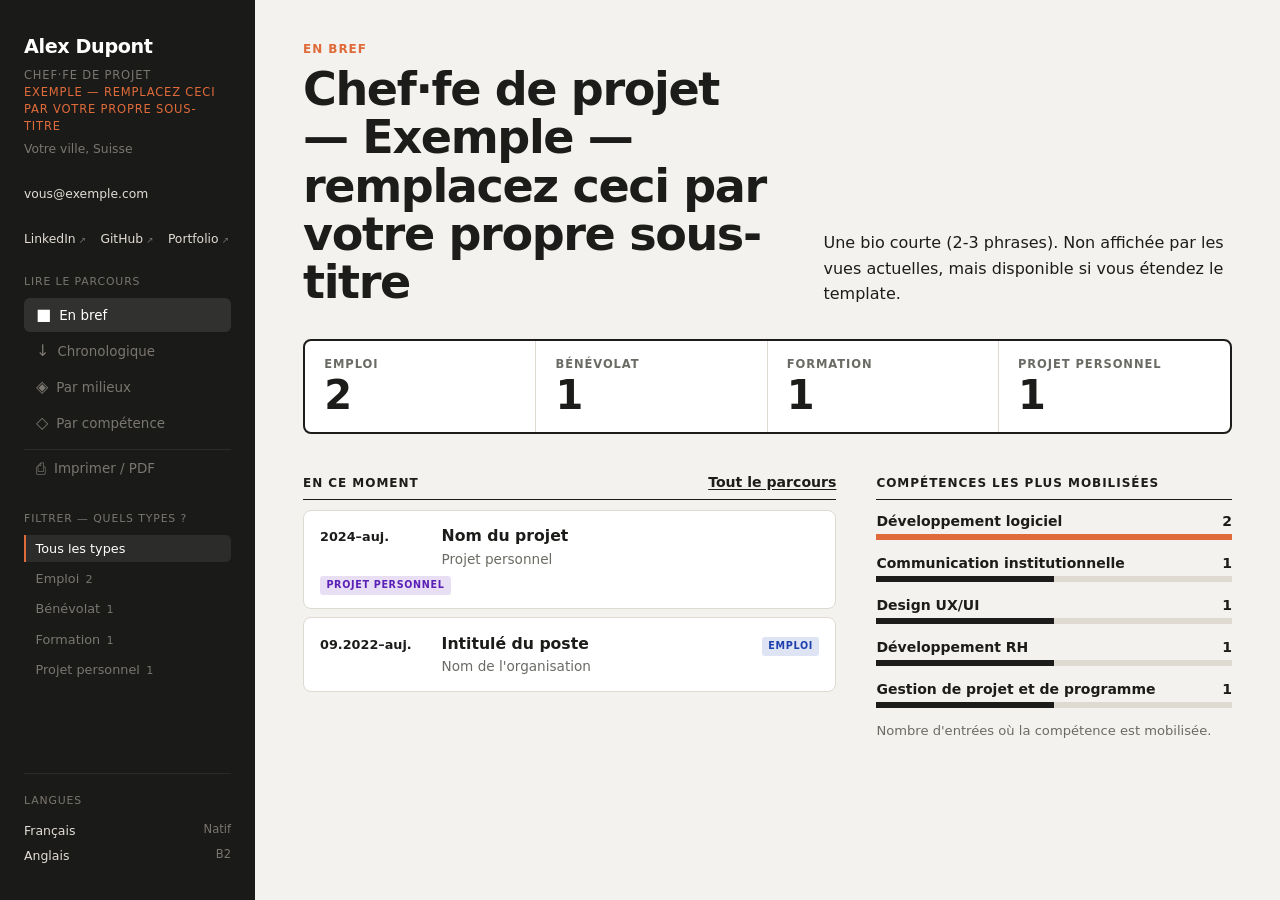
<file: index.html>
<!DOCTYPE html>
<html lang="fr">
<head>
  <meta charset="UTF-8">
  <meta name="viewport" content="width=device-width, initial-scale=1.0">
  <title>CV</title>
  <meta name="description" content="CV personnel interactif — navigable par ordre chronologique, par milieu ou par compétence.">

  <!--
    Aperçu de partage (réseaux sociaux, messagerie) : les robots qui
    génèrent ces aperçus n'exécutent pas JavaScript, donc ces balises ne
    peuvent pas se remplir automatiquement depuis js/data.js. Si vous
    voulez un aperçu personnalisé avec votre nom, éditez les lignes
    ci-dessous à la main après avoir rempli data.js.
  -->
  <meta property="og:type" content="profile">
  <meta property="og:title" content="CV">
  <meta property="og:description" content="CV personnel interactif — navigable par ordre chronologique, par milieu ou par compétence.">
  <meta name="twitter:card" content="summary">

  <link rel="icon" type="image/svg+xml" href="favicon.svg">
  <link rel="stylesheet" href="css/style.css">
</head>
<body>

  <aside id="sidebar">
    <div class="profile-header" id="profile-header"></div>

    <div class="contact-info" id="contact-info"></div>

    <div class="profil-liens" id="profil-liens"></div>

    <nav class="view-nav" aria-label="Lire le parcours">
      <p class="filter-label nav-label">Lire le parcours</p>
      <button class="view-btn active" data-view="apercu">
        <span class="vi">■</span> En bref
      </button>
      <button class="view-btn" data-view="timeline">
        <span class="vi">↓</span> Chronologique
      </button>
      <button class="view-btn" data-view="milieux">
        <span class="vi">◈</span> Par milieux
      </button>
      <button class="view-btn" data-view="competences">
        <span class="vi">◇</span> Par compétence
      </button>
      <button class="view-btn" id="btn-print">
        <span class="vi">⎙</span> Imprimer / PDF
      </button>
    </nav>

    <div id="sidebar-filters"></div>

    <div class="sidebar-footer">
      <p class="langues-title">Langues</p>
      <div id="langue-list"></div>
    </div>
  </aside>

  <main id="main">
    <div id="view-header"></div>
    <div id="content"></div>
  </main>

  <script src="js/data.js"></script>
  <script src="js/validate.js"></script>
  <script src="js/app.js"></script>
</body>
</html>
</file>
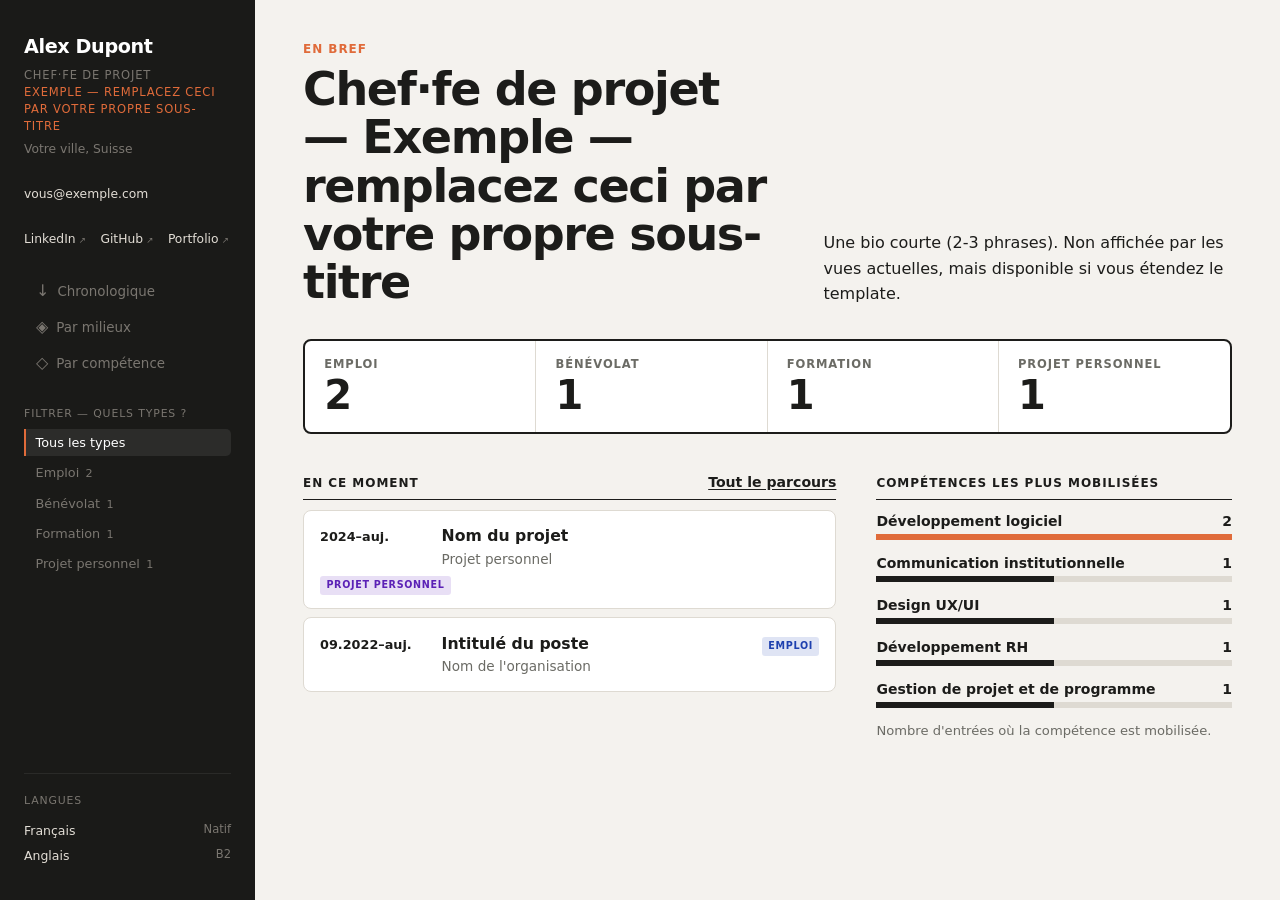
<file: preview.html>
<!DOCTYPE html>
<html lang="fr">
<head>
  <meta charset="UTF-8">
  <meta name="viewport" content="width=device-width, initial-scale=1.0">
  <title>Aperçu — CV</title>
  <link rel="stylesheet" href="css/style.css">
</head>
<body>

  <aside id="sidebar">
    <div class="profile-header" id="profile-header"></div>
    <div class="contact-info" id="contact-info"></div>
    <div class="profil-liens" id="profil-liens"></div>

    <nav class="view-nav">
      <button class="view-btn active" data-view="timeline">
        <span class="vi">↓</span> Chronologique
      </button>
      <button class="view-btn" data-view="milieux">
        <span class="vi">◈</span> Par milieux
      </button>
      <button class="view-btn" data-view="competences">
        <span class="vi">◇</span> Par compétence
      </button>
    </nav>

    <div id="sidebar-filters"></div>

    <div class="sidebar-footer">
      <p class="langues-title">Langues</p>
      <div id="langue-list"></div>
    </div>
  </aside>

  <main id="main">
    <div id="view-header"></div>
    <div id="content"></div>
  </main>

  <script>
    // Aperçu utilisé par editor.html : lit le brouillon depuis localStorage
    // (sauvegardé en continu par l'éditeur, clé "cvEditorDraft") au lieu de
    // js/data.js — indépendant de la relation onglet-ouvreur (contrairement
    // à sessionStorage + window.open, peu fiable selon navigateur/bloqueur
    // de popup). Si absent/invalide, window.CV reste undefined —
    // js/validate.js + js/app.js affichent alors l'écran d'erreur standard.
    try {
      const raw = localStorage.getItem('cvEditorDraft');
      if (raw) window.CV = JSON.parse(raw);
    } catch (e) { /* CV reste undefined, géré par l'écran de validation */ }
  </script>
  <script src="js/validate.js"></script>
  <script src="js/app.js"></script>
</body>
</html>
</file>
<file: css/style.css>
/* ── Variables ────────────────────────────────────────────────────────────── */
:root {
  --bg: #f4f2ee;
  --text: #1c1c1a;
  --text-muted: #6b6b65;
  --sidebar-bg: #1a1a18;
  --sidebar-text: #e2ddd5;
  --sidebar-muted: #7a7670;
  --accent: #e06b3a;
  --border: #dedad2;
  --card-bg: #ffffff;
  --shadow: 0 1px 4px rgba(0,0,0,0.07);
  --radius: 8px;
  --sidebar-w: 255px;
  --gap: 1.5rem;
}

/* ── Reset ───────────────────────────────────────────────────────────────── */
*, *::before, *::after { box-sizing: border-box; margin: 0; padding: 0; }
a { color: inherit; }
button { font-family: inherit; font-size: inherit; cursor: pointer; }
ul { list-style: none; }

/* ── Layout ──────────────────────────────────────────────────────────────── */
body {
  font-family: -apple-system, BlinkMacSystemFont, 'Segoe UI', system-ui, sans-serif;
  background: var(--bg);
  color: var(--text);
  display: grid;
  /* minmax(0, …) : un contenu large (frise, tableau) défile dans sa colonne
     au lieu d'élargir la page au-delà de l'écran (débordement sur mobile). */
  grid-template-columns: var(--sidebar-w) minmax(0, 1fr);
  min-height: 100vh;
  font-size: 14px;
  line-height: 1.55;
}

/* ── Écran d'erreur de validation ────────────────────────────────────────── */
.cv-error-screen {
  grid-column: 1 / -1;
  max-width: 640px;
  margin: 3rem auto;
  padding: 0 1.5rem;
}
.cv-error-screen h1 {
  font-size: 1.3rem;
  margin-bottom: 0.8rem;
  color: #b91c1c;
}
.cv-error-screen p { margin-bottom: 1rem; color: var(--text-muted); }
.cv-error-screen ul { display: flex; flex-direction: column; gap: 0.5rem; }
.cv-error-screen li {
  background: #fff5f5;
  border: 1px solid #f3c9c9;
  border-radius: var(--radius);
  padding: 0.6rem 0.8rem;
  font-size: 0.85rem;
  font-family: ui-monospace, SFMono-Regular, Menlo, monospace;
}

/* ── Sidebar ─────────────────────────────────────────────────────────────── */
#sidebar {
  background: var(--sidebar-bg);
  color: var(--sidebar-text);
  height: 100vh;
  position: sticky;
  top: 0;
  overflow-y: auto;
  display: flex;
  flex-direction: column;
  padding: 2rem 1.5rem;
  gap: 1.6rem;
  scrollbar-width: thin;
  scrollbar-color: #333 transparent;
}

.profile-header { }
.profile-photo {
  width: 64px;
  height: 64px;
  border-radius: 50%;
  object-fit: cover;
  display: block;
  margin-bottom: 0.7rem;
}
.profile-header h1 {
  font-size: 1.2rem;
  font-weight: 700;
  letter-spacing: -0.02em;
  color: #fff;
  margin-bottom: 0.3rem;
}
.profile-header .titre-pro {
  font-size: 0.72rem;
  text-transform: uppercase;
  letter-spacing: 0.07em;
  color: var(--sidebar-muted);
  line-height: 1.5;
}
.profile-header .titre-pro em {
  font-style: normal;
  color: var(--accent);
}
.profile-header .lieu {
  font-size: 0.77rem;
  color: var(--sidebar-muted);
  margin-top: 0.3rem;
}

.contact-info {
  display: flex;
  flex-direction: column;
  gap: 0.25rem;
  font-size: 0.77rem;
  color: var(--sidebar-muted);
}
.contact-info a { text-decoration: none; color: var(--sidebar-text); transition: color 0.15s; }
.contact-info a:hover { color: var(--accent); }

.profil-liens {
  display: flex;
  flex-wrap: wrap;
  gap: 0.3rem 0.9rem;
  font-size: 0.77rem;
}
.profil-liens:empty { display: none; }
.profil-liens a { text-decoration: none; color: var(--sidebar-text); transition: color 0.15s; }
.profil-liens a:hover { color: var(--accent); }
.lien-fleche { margin-left: 0.2rem; font-size: 0.7em; color: var(--sidebar-muted); }

.contact-warning {
  font-size: 0.72rem;
  color: var(--accent);
  line-height: 1.4;
}

.contact-form {
  display: flex;
  flex-direction: column;
  gap: 0.5rem;
}
.contact-form input,
.contact-form textarea {
  font: inherit;
  font-size: 0.77rem;
  background: rgba(255,255,255,0.06);
  border: 1px solid rgba(255,255,255,0.12);
  border-radius: 4px;
  padding: 0.45rem 0.55rem;
  color: var(--sidebar-text);
  resize: vertical;
}
.contact-form input::placeholder,
.contact-form textarea::placeholder { color: var(--sidebar-muted); }
.contact-form input:focus,
.contact-form textarea:focus { outline: none; border-color: var(--accent); }
.contact-form button {
  background: var(--accent);
  color: #1a1a18;
  border: none;
  border-radius: 4px;
  padding: 0.45rem 0.6rem;
  font-size: 0.77rem;
  font-weight: 600;
}
.contact-form button:hover { opacity: 0.9; }

/* View navigation */
.view-nav {
  display: flex;
  flex-direction: column;
  gap: 0.15rem;
}
.view-btn {
  background: none;
  border: none;
  color: var(--sidebar-muted);
  padding: 0.55rem 0.75rem;
  border-radius: 6px;
  text-align: left;
  font-size: 0.84rem;
  display: flex;
  align-items: center;
  gap: 0.5rem;
  transition: background 0.15s, color 0.15s;
}
.view-btn:hover { background: rgba(255,255,255,0.06); color: var(--sidebar-text); }
.view-btn.active { background: rgba(255,255,255,0.1); color: #fff; }
#btn-print {
  margin-top: 0.4rem;
  padding-top: 0.7rem;
  border-top: 1px solid rgba(255,255,255,0.08);
  border-radius: 0;
}
.view-btn .vi { font-size: 1rem; line-height: 1; }

/* Sidebar filters */
#sidebar-filters {
  display: flex;
  flex-direction: column;
  gap: 0.2rem;
  flex: 1;
}
.filter-label {
  font-size: 0.68rem;
  text-transform: uppercase;
  letter-spacing: 0.08em;
  color: var(--sidebar-muted);
  margin-bottom: 0.2rem;
}
.filter-group-label {
  font-size: 0.67rem;
  text-transform: uppercase;
  letter-spacing: 0.06em;
  color: var(--sidebar-muted);
  margin-top: 0.75rem;
  margin-bottom: 0.1rem;
  padding-left: 0.6rem;
}
.filter-btn {
  background: none;
  border: none;
  border-left: 2px solid transparent;
  color: var(--sidebar-muted);
  padding: 0.38rem 0.6rem;
  border-radius: 0 5px 5px 0;
  text-align: left;
  font-size: 0.8rem;
  transition: all 0.15s;
}
.filter-btn:hover { color: var(--sidebar-text); background: rgba(255,255,255,0.05); }
.filter-count {
  margin-left: 0.4rem;
  font-size: 0.7rem;
  color: var(--sidebar-muted);
}
.filter-btn.active {
  color: #fff;
  background: rgba(255,255,255,0.08);
  border-left-color: var(--tag-color, var(--accent));
}

/* Langues */
.sidebar-footer {
  margin-top: auto;
  padding-top: 1.2rem;
  border-top: 1px solid rgba(255,255,255,0.07);
}
.langues-title {
  font-size: 0.68rem;
  text-transform: uppercase;
  letter-spacing: 0.08em;
  color: var(--sidebar-muted);
  margin-bottom: 0.5rem;
}
.langue-row {
  display: flex;
  justify-content: space-between;
  font-size: 0.78rem;
  padding: 0.18rem 0;
  color: var(--sidebar-text);
}
.langue-niveau { color: var(--sidebar-muted); font-size: 0.72rem; }

/* ── Main ────────────────────────────────────────────────────────────────── */
#main {
  padding: 2.5rem 3rem;
  max-width: 860px;
}
/* La frise chronologique profite d'un conteneur bien plus large que les
   vues à base de texte (cartes/listes) — sinon elle reste cantonnée à une
   petite portion de l'écran malgré tout l'espace disponible à côté. */
#main.main-wide {
  max-width: none;
}
#view-header { margin-bottom: 2rem; }
#view-header h2 {
  font-size: 1.4rem;
  font-weight: 600;
  letter-spacing: -0.025em;
}
.nav-label { margin: 0 0 0.3rem; }

/* ── En bref (vue d'accueil) ─────────────────────────────────────────────── */
.apercu-head {
  display: flex;
  flex-wrap: wrap;
  align-items: flex-end;
  justify-content: space-between;
  gap: 1.25rem 3rem;
}
.apercu-head-titre { flex: 1 1 26rem; min-width: 0; }
.apercu-eyebrow {
  font-size: 0.75rem;
  font-weight: 700;
  text-transform: uppercase;
  letter-spacing: 0.08em;
  color: var(--accent);
  margin-bottom: 0.4rem;
}
#view-header .apercu-head h2 {
  font-size: clamp(1.8rem, 3.6vw, 3.4rem);
  line-height: 1.05;
  letter-spacing: -0.03em;
  max-width: 24ch;
}
.apercu-bio {
  flex: 1 1 22rem;
  max-width: 52ch;
  font-size: 1rem;
  line-height: 1.6;
  color: var(--text);
}

.apercu-chiffres {
  display: grid;
  grid-template-columns: repeat(auto-fit, minmax(10rem, 1fr));
  border: 2px solid var(--text);
  border-radius: var(--radius);
  overflow: hidden;
  margin-bottom: 2.5rem;
  background: var(--card-bg);
}
.apercu-chiffre {
  display: flex;
  flex-direction: column;
  align-items: flex-start;
  gap: 0.2rem;
  padding: 1rem 1.2rem;
  background: none;
  border: none;
  border-right: 1px solid var(--border);
  color: var(--text);
  text-align: left;
}
.apercu-chiffre:last-child { border-right: none; }
.apercu-chiffre:hover { background: var(--bg); }
.apercu-chiffre-label {
  font-size: 0.72rem;
  font-weight: 700;
  text-transform: uppercase;
  letter-spacing: 0.08em;
  color: var(--text-muted);
}
.apercu-chiffre-valeur {
  font-size: 2.5rem;
  font-weight: 800;
  line-height: 1.05;
  letter-spacing: -0.03em;
}

.apercu-colonnes {
  display: flex;
  flex-wrap: wrap;
  gap: 2.5rem;
  align-items: flex-start;
}
.apercu-bloc { flex: 2 1 20rem; min-width: 0; display: flex; flex-direction: column; gap: 0.6rem; }
.apercu-bloc-large { flex: 3 1 30rem; }
.apercu-titre {
  display: flex;
  justify-content: space-between;
  align-items: baseline;
  gap: 1rem;
  padding-bottom: 0.4rem;
  border-bottom: 1px solid var(--text);
  font-size: 0.75rem;
  font-weight: 700;
  text-transform: uppercase;
  letter-spacing: 0.08em;
}
.apercu-lien {
  align-self: flex-start;
  background: none;
  border: none;
  padding: 0;
  color: var(--text);
  font-size: 0.88rem;
  font-weight: 600;
  text-transform: none;
  letter-spacing: 0;
  text-decoration: underline;
  text-underline-offset: 0.15em;
}
.apercu-lien:hover { color: var(--accent); }
.apercu-liste { display: flex; flex-direction: column; gap: 0.5rem; }
.apercu-ligne {
  display: flex;
  flex-wrap: wrap;
  align-items: baseline;
  gap: 0.4rem 1.1rem;
  padding: 0.85rem 1rem;
  background: var(--card-bg);
  border: 1px solid var(--border);
  border-radius: var(--radius);
}
.apercu-ligne-date { flex: 0 0 6.5rem; font-size: 0.8rem; font-weight: 700; }
.apercu-ligne-corps { flex: 1 1 16rem; min-width: 0; display: flex; flex-direction: column; }
.apercu-ligne-corps strong { font-size: 0.98rem; }
.apercu-ligne-corps span { color: var(--text-muted); font-size: 0.85rem; }

.apercu-competence {
  display: grid;
  grid-template-columns: minmax(0, 1fr) auto;
  gap: 0.35rem 1rem;
  width: 100%;
  background: none;
  border: none;
  padding: 0.2rem 0;
  color: var(--text);
  text-align: left;
  font-weight: 700;
}
.apercu-competence:hover { color: var(--accent); }
.apercu-competence-n { font-weight: 800; }
.apercu-barre {
  grid-column: 1 / -1;
  height: 6px;
  background: linear-gradient(to right, var(--text) var(--part), var(--border) var(--part));
}
.apercu-barre-max { background: linear-gradient(to right, var(--accent) var(--part), var(--border) var(--part)); }
.apercu-note { font-size: 0.82rem; color: var(--text-muted); }

/* ── Timeline ────────────────────────────────────────────────────────────── */
.timeline {
  position: relative;
  padding-left: 0;
}
.timeline::before {
  content: '';
  position: absolute;
  left: 88px;
  top: 8px;
  bottom: 8px;
  width: 1px;
  background: var(--border);
}
.timeline-item {
  display: grid;
  grid-template-columns: 90px 1fr;
  margin-bottom: 1.4rem;
  position: relative;
}
.timeline-item::before {
  content: '';
  position: absolute;
  left: 85px;
  top: 19px;
  width: 7px;
  height: 7px;
  border-radius: 50%;
  background: var(--accent);
  border: 2px solid var(--bg);
  z-index: 1;
}
.timeline-date {
  padding-top: 1rem;
  padding-right: 1.4rem;
  text-align: right;
  font-size: 0.7rem;
  color: var(--text-muted);
  white-space: nowrap;
}
.timeline-card {
  padding-left: 1.5rem;
}

/* ── Frise proportionnelle (Gantt compact, horizontale) ─────────────────── */
.tl-gantt-wrap {
  overflow-x: auto;
  overflow-y: visible; /* laisse les popovers de sous-engagements déborder verticalement */
  padding-bottom: 0.5rem;
}
.tl-gantt {
  position: relative;
  min-width: 100%;
}
.tl-gantt-axis {
  position: absolute;
  inset: 0;
}
.tl-axis-col {
  position: absolute;
  top: 0;
  bottom: 0;
}
.tl-axis-year {
  position: absolute;
  top: 0;
  left: 6px;
  font-size: 0.68rem;
  color: var(--text-muted);
  white-space: nowrap;
}
.tl-axis-line {
  position: absolute;
  top: 22px;
  bottom: 0;
  left: 0;
  width: 1px;
  background: var(--border);
}
.tl-axis-col-now .tl-axis-year {
  color: var(--accent);
  font-weight: 700;
}
.tl-axis-col-now .tl-axis-line {
  background: var(--accent);
  opacity: 0.6;
  width: 2px;
}
/* Bornes d'âge (CV.profil.naissance) : bande sous les années */
.tl-age-mark {
  position: absolute;
  bottom: 0;
  width: 0;
}
.tl-age-mark::before {
  content: '';
  position: absolute;
  top: 15px;
  height: 5px;
  left: 0;
  border-left: 1px solid var(--accent);
  opacity: 0.6;
}
.tl-age-label {
  position: absolute;
  top: 1px;
  transform: translateX(-50%);
  z-index: 1;
  padding: 0 3px;
  border-radius: 3px;
  background: var(--bg);
  font-size: 0.62rem;
  color: var(--accent);
  white-space: nowrap;
}
.tl-age-mark-rond .tl-age-label { font-weight: 700; }
.tl-age-mark-rond::after {
  content: '';
  position: absolute;
  top: 20px;
  bottom: 0;
  left: 0;
  border-left: 1px dashed var(--accent);
  opacity: 0.45;
}
.timeline-age {
  display: block;
  margin-top: 0.15rem;
  color: var(--accent);
}
.tl-gantt-bars {
  position: absolute;
  left: 0;
  right: 0;
  bottom: 0;
}
.tl-bar {
  position: absolute;
  box-sizing: border-box;
  padding: 3px;
}
.tl-bar-card {
  height: 100%;
  width: 100%;
  box-sizing: border-box;
  background: var(--type-bg, var(--card-bg));
  border: 1px solid var(--border);
  border-left: 3px solid var(--type-color, var(--accent));
  border-radius: 6px;
  padding: 0.35rem 0.55rem;
  overflow: hidden;
  display: flex;
  flex-direction: column;
  justify-content: center;
  gap: 0.15rem;
  box-shadow: var(--shadow);
}
.tl-bar-actuel .tl-bar-card {
  border-left-style: dashed;
}
/* Barre parente qui contient des sous-engagements : plus de centrage
   vertical, une zone titre/période compacte puis la zone des sous-barres.
   overflow visible (contrairement à .tl-bar-card standard) pour ne pas
   couper les popovers de petits-enfants qui pourraient déborder. */
.tl-bar-card-parent {
  overflow: visible;
  justify-content: flex-start;
  padding: 0;
  gap: 0;
}
.tl-bar-header {
  display: flex;
  align-items: baseline;
  justify-content: space-between;
  gap: 0.4rem;
  padding: 0.3rem 0.5rem 0.15rem;
  overflow: hidden;
}
.tl-bar-header .tl-bar-titre { overflow: hidden; text-overflow: ellipsis; white-space: nowrap; }
.tl-bar-header .tl-bar-period { flex-shrink: 0; }
.tl-bar-children {
  position: relative;
  flex: 1;
  margin: 0 4px 4px;
}
.tl-child-bar {
  position: absolute;
  box-sizing: border-box;
  display: flex;
  align-items: center;
  gap: 0.3rem;
  background: var(--type-bg, var(--card-bg));
  border: 1px solid var(--border);
  border-left: 2px solid var(--type-color, var(--accent));
  border-radius: 4px;
  padding: 0 0.4rem;
}
.tl-child-bar.tl-bar-actuel { border-left-style: dashed; }
/* Sélecteur composé (au lieu de .tl-child-bar-titre seul) pour être sûr de
   l'emporter sur .tl-bar-titre malgré l'ordre dans la feuille de style —
   même spécificité sinon, résultat dépendrait de l'ordre des règles. */
.tl-bar-titre.tl-child-bar-titre {
  font-size: 0.68rem;
  font-weight: 600;
  overflow: hidden;
  text-overflow: ellipsis;
  white-space: nowrap;
  flex: 1;
  width: auto;
}
.tl-bar-expand.tl-bar-expand-sm {
  position: static;
  flex-shrink: 0;
  padding: 0.05rem 0.3rem;
  font-size: 0.55rem;
}
.tl-bar-titre {
  /* Réinitialisation : c'est un <button> (ouvre le détail complet au clic),
     mais il doit se fondre visuellement dans la barre comme un simple
     libellé, avec juste un signal d'interactivité au survol. */
  background: none;
  border: none;
  padding: 0;
  margin: 0;
  font: inherit;
  color: inherit;
  text-align: left;
  cursor: pointer;
  display: block;
  width: 100%;

  font-size: 0.8rem;
  font-weight: 600;
  line-height: 1.2;
  overflow: hidden;
  text-overflow: ellipsis;
  white-space: nowrap;
}
.tl-bar-titre:hover, .tl-bar-titre:focus-visible {
  text-decoration: underline;
  color: var(--type-color, var(--accent));
}
.tl-bar-org {
  font-size: 0.7rem;
  color: var(--text-muted);
  overflow: hidden;
  text-overflow: ellipsis;
  white-space: nowrap;
}
.tl-bar-period {
  font-size: 0.65rem;
  color: var(--text-muted);
  white-space: nowrap;
}

/* Badge + popover des sous-engagements ("héritage" d'entrées) */
.tl-bar-expand {
  position: absolute;
  top: 3px;
  right: 3px;
  font-size: 0.6rem;
  font-weight: 700;
  line-height: 1;
  color: var(--type-color, var(--accent));
  background: var(--card-bg);
  border: 1px solid var(--type-color, var(--accent));
  border-radius: 999px;
  padding: 0.18rem 0.4rem;
}
.tl-bar-expand:hover { background: var(--type-color, var(--accent)); color: #fff; }
.tl-popover {
  position: absolute;
  top: 100%;
  left: 0;
  margin-top: 4px;
  z-index: 20;
  background: var(--card-bg);
  border: 1px solid var(--border);
  border-radius: 6px;
  box-shadow: 0 4px 14px rgba(0,0,0,0.15);
}
.tl-children-popover {
  min-width: 220px;
  max-width: 320px;
  padding: 0.5rem 0.65rem;
}
.tl-detail-popover {
  width: 320px;
  max-width: 90vw;
  max-height: 60vh;
  overflow-y: auto;
}
.tl-detail-popover .card {
  border: none;
  box-shadow: none;
  border-radius: 6px;
}
.tl-children-list {
  display: flex;
  flex-direction: column;
  gap: 0.35rem;
  list-style: none;
}
.tl-children-list .tl-children-list {
  margin: 0.3rem 0 0 0.8rem;
  padding-left: 0.6rem;
  border-left: 2px solid var(--border);
}
.tl-child-titre { font-size: 0.78rem; font-weight: 600; }
.tl-child-org { font-size: 0.72rem; color: var(--text-muted); }
.tl-child-period { font-size: 0.68rem; color: var(--text-muted); margin-left: 0.4rem; white-space: nowrap; }

/* Dans la vue liste simple (mobile/impression), la liste des
   sous-engagements est ajoutée directement sous la carte, toujours visible
   (pas de popover à déplier, on est déjà dans un flux vertical simple). */
.timeline-card > .tl-children-list {
  margin-top: 0.6rem;
  padding: 0.6rem 0.7rem;
  background: var(--bg);
  border: 1px solid var(--border);
  border-radius: 6px;
}

/* ── Cards (full) ────────────────────────────────────────────────────────── */
.card {
  background: var(--card-bg);
  border: 1px solid var(--border);
  border-radius: var(--radius);
  padding: 1.15rem 1.25rem;
  box-shadow: var(--shadow);
}
.card-top {
  display: flex;
  justify-content: space-between;
  align-items: flex-start;
  gap: 1rem;
  margin-bottom: 0.6rem;
}
.card-titre {
  font-size: 0.97rem;
  font-weight: 600;
  letter-spacing: -0.01em;
  margin-bottom: 0.15rem;
}
.card-org {
  font-size: 0.8rem;
  color: var(--text-muted);
}
.card-badges {
  display: flex;
  flex-direction: column;
  align-items: flex-end;
  gap: 0.3rem;
  flex-shrink: 0;
}
.badge-type {
  font-size: 0.65rem;
  font-weight: 600;
  text-transform: uppercase;
  letter-spacing: 0.07em;
  padding: 0.18rem 0.5rem;
  border-radius: 3px;
  background: color-mix(in srgb, var(--type-color) 14%, transparent);
  color: var(--type-color);
  white-space: nowrap;
}
.badge-type.sm { font-size: 0.6rem; padding: 0.12rem 0.4rem; }
.badge-placeholder {
  font-size: 0.62rem;
  padding: 0.15rem 0.4rem;
  border-radius: 3px;
  background: #fef9c3;
  color: #854d0e;
}
.card-desc {
  font-size: 0.85rem;
  color: var(--text-muted);
  margin-bottom: 0.65rem;
}
.card-points {
  margin: 0 0 0.75rem 0;
  display: flex;
  flex-direction: column;
  gap: 0.2rem;
}
.card-points li {
  font-size: 0.83rem;
  padding-left: 1rem;
  position: relative;
  color: var(--text);
}
.card-points li::before {
  content: '–';
  position: absolute;
  left: 0;
  color: var(--text-muted);
}
.tech-chips {
  display: flex;
  flex-wrap: wrap;
  gap: 0.3rem;
  margin-bottom: 0.6rem;
}
.card-tags {
  display: flex;
  flex-wrap: wrap;
  gap: 0.3rem;
  margin-top: 0.6rem;
}
.tag {
  font-size: 0.67rem;
  font-weight: 500;
  padding: 0.18rem 0.5rem;
  border-radius: 4px;
}
.tag-milieu {
  background: color-mix(in srgb, var(--tag-color) 13%, transparent);
  color: var(--tag-color);
}
.tag-tech {
  background: #f0ede6;
  color: #4a4a42;
}

/* ── Cards (compact) ─────────────────────────────────────────────────────── */
.compact-list { display: flex; flex-direction: column; gap: 0.4rem; }
.card-compact {
  background: var(--card-bg);
  border: 1px solid var(--border);
  border-radius: 6px;
  padding: 0.75rem 1rem;
  display: flex;
  align-items: baseline;
  gap: 0.75rem;
}
.compact-date {
  font-size: 0.7rem;
  color: var(--text-muted);
  white-space: nowrap;
  min-width: 72px;
}
.compact-body {
  flex: 1;
  font-size: 0.85rem;
  display: flex;
  flex-wrap: wrap;
  align-items: baseline;
  gap: 0.3rem 0.5rem;
}
.compact-org {
  font-size: 0.78rem;
  color: var(--text-muted);
}
.compact-desc {
  flex-basis: 100%;
  font-size: 0.78rem;
  color: var(--text-muted);
}

/* ── Milieu / section headers ────────────────────────────────────────────── */
.milieu-block { margin-bottom: 2.5rem; }
.milieu-sub-block { margin: 0.7rem 0 0.7rem 1.2rem; }
.milieu-sub-title {
  font-size: 0.7rem;
  text-transform: uppercase;
  letter-spacing: 0.06em;
  color: var(--text-muted);
  margin-bottom: 0.4rem;
}
.section-header {
  display: flex;
  align-items: baseline;
  gap: 0.75rem;
  padding-bottom: 0.5rem;
  border-bottom: 2px solid var(--accent-color, var(--accent));
  margin-bottom: 1rem;
}
.section-header.clickable {
  cursor: pointer;
  transition: opacity 0.15s;
}
.section-header.clickable:hover { opacity: 0.75; }
.section-header h3 {
  font-size: 1.05rem;
  font-weight: 600;
  color: var(--accent-color, var(--text));
}
.count {
  font-size: 0.72rem;
  color: var(--text-muted);
}
.cards-grid {
  display: grid;
  grid-template-columns: repeat(auto-fill, minmax(320px, 1fr));
  gap: 1rem;
}

/* ── Competence view ─────────────────────────────────────────────────────── */
.comp-group-block { margin-bottom: 2rem; }
.comp-group-title {
  font-size: 0.7rem;
  text-transform: uppercase;
  letter-spacing: 0.09em;
  color: var(--text-muted);
  margin-bottom: 0.6rem;
  padding-bottom: 0.3rem;
  border-bottom: 1px solid var(--border);
}
.comp-row { margin-bottom: 0.5rem; }
.comp-skill-btn {
  background: var(--card-bg);
  border: 1px solid var(--border);
  border-radius: 6px;
  padding: 0.5rem 0.85rem;
  font-size: 0.87rem;
  color: var(--text);
  display: flex;
  align-items: center;
  gap: 0.5rem;
  width: 100%;
  text-align: left;
  transition: all 0.15s;
}
.comp-skill-btn:hover { border-color: #aaa; background: #fff; }
.count-badge {
  font-size: 0.68rem;
  background: var(--bg);
  border: 1px solid var(--border);
  color: var(--text-muted);
  padding: 0.08rem 0.42rem;
  border-radius: 10px;
  margin-left: auto;
}
.comp-preview-tags {
  display: flex;
  flex-wrap: wrap;
  gap: 0.25rem;
  padding: 0.35rem 0.4rem;
}
.preview-chip {
  font-size: 0.7rem;
  color: var(--text-muted);
  background: var(--bg);
  border: 1px solid var(--border);
  padding: 0.12rem 0.45rem;
  border-radius: 4px;
}

/* ── Glossaire (définitions cliquables) ─────────────────────────────────── */
.glossary-term {
  background: none;
  border: none;
  padding: 0;
  font: inherit;
  color: var(--accent);
  text-decoration: underline dotted;
  text-underline-offset: 2px;
  cursor: pointer;
}
.glossary-term:hover, .glossary-term:focus-visible {
  text-decoration-style: solid;
}
.glossary-modal {
  position: fixed;
  inset: 0;
  z-index: 100;
  display: flex;
  align-items: center;
  justify-content: center;
  padding: 1.5rem;
}
.glossary-modal-backdrop {
  position: absolute;
  inset: 0;
  background: rgba(0, 0, 0, 0.4);
}
.glossary-modal-panel {
  position: relative;
  background: var(--card-bg);
  border-radius: var(--radius);
  box-shadow: 0 10px 30px rgba(0, 0, 0, 0.25);
  padding: 1.5rem 1.6rem;
  max-width: 420px;
  width: 100%;
  max-height: 70vh;
  overflow-y: auto;
}
.glossary-modal-close {
  position: absolute;
  top: 0.5rem;
  right: 0.5rem;
  background: none;
  border: none;
  font-size: 0.95rem;
  color: var(--text-muted);
  cursor: pointer;
  padding: 0.35rem 0.5rem;
  line-height: 1;
}
.glossary-modal-close:hover { color: var(--text); }
#glossary-modal-term {
  font-size: 1.05rem;
  font-weight: 700;
  margin-bottom: 0.5rem;
  padding-right: 1.5rem;
}
#glossary-modal-def {
  font-size: 0.88rem;
  line-height: 1.55;
  color: var(--text-muted);
}

/* ── Responsive ──────────────────────────────────────────────────────────── */
@media (max-width: 800px) {
  body { grid-template-columns: minmax(0, 1fr); }
  #sidebar { height: auto; position: static; }
  #main { padding: 1.5rem 1.25rem; max-width: 100%; }
  .timeline::before { display: none; }
  .timeline-item { grid-template-columns: 1fr; gap: 0.25rem; }
  .timeline-item::before { display: none; }
  .timeline-date { text-align: left; padding-top: 0; padding-right: 0; }
  .timeline-card { padding-left: 0; }
  .cards-grid { grid-template-columns: 1fr; }
}

/* ── Impression / export PDF ────────────────────────────────────────────── */
@media print {
  .glossary-modal { display: none !important; }
  body {
    display: block;
    background: #fff;
    color: #111;
    font-size: 11px;
  }
  #sidebar {
    position: static;
    height: auto;
    background: #fff;
    color: #111;
    padding: 0 0 0.8rem;
    border-bottom: 2px solid #111;
    margin-bottom: 1rem;
    display: block;
  }
  .profile-header h1 { color: #111; }
  .profile-header .titre-pro,
  .profile-header .lieu,
  .contact-info,
  .sidebar-footer { color: #333; }
  .contact-info a { color: #111; }
  /* Sur papier un lien ne se clique pas : on imprime l'adresse à côté. */
  .profil-liens { flex-direction: column; margin-top: 0.4rem; }
  .profil-liens a { color: #111; }
  .profil-liens a::after { content: " — " attr(href); color: #555; }
  .lien-fleche { display: none; }
  .view-nav, #sidebar-filters { display: none; }
  .sidebar-footer {
    border-top: none;
    padding-top: 0.4rem;
    display: flex;
    flex-direction: row;
    flex-wrap: wrap;
    gap: 0 1rem;
  }
  .langues-title { display: none; }
  #langue-list { display: flex; flex-wrap: wrap; gap: 0 1rem; }
  /* .langue-row hérite de --sidebar-text (clair, prévu pour le fond sombre) :
     illisible sur papier blanc sans couleur explicite. */
  .langue-row { display: flex; gap: 0.25rem; color: #111; }
  .langue-niveau { color: #555; }

  #main { max-width: 100%; padding: 0; }
  #view-header { margin-bottom: 0.8rem; }

  .card, .card-compact, .comp-row, .timeline-item {
    break-inside: avoid;
    box-shadow: none;
  }
  .card, .card-compact { border: 1px solid #bbb; }
  .badge-type, .badge-placeholder, .tag {
    -webkit-print-color-adjust: exact;
    print-color-adjust: exact;
  }
  .timeline::before, .timeline-item::before { background: #999; }

  a { color: #111; text-decoration: none; }
}

/* ── Preset "suisse" ─────────────────────────────────────────────────────────
   Seul preset qui change la forme en plus des couleurs (voir THEME_PRESETS
   dans app.js) : Archivo, encre noire, accent rouge, angles droits, filets à
   la place des ombres, sidebar claire séparée par un filet. Aucune structure
   modifiée : uniquement des surcharges sous [data-theme="suisse"], réservées
   à l'écran sauf police/couleurs/angles (l'impression garde ses règles). */
[data-theme="suisse"] {
  --text: #0a0a0a;
  --text-muted: #525252;
  --sidebar-muted: #525252;
  --border: #d4d4d4;
  --card-bg: #ffffff;
  --shadow: none;
  --radius: 0;
}
[data-theme="suisse"] body {
  font-family: Archivo, 'Helvetica Neue', Arial, sans-serif;
  font-feature-settings: "tnum" 1;
}
[data-theme="suisse"] :is(.card, .card-compact, .tl-bar-card, .tl-child-bar, .tl-popover,
  .tl-detail-popover .card, .badge-type, .badge-placeholder, .tag, .comp-skill-btn,
  .count-badge, .preview-chip, .tl-bar-expand, .tl-age-label, .glossary-modal-panel,
  .timeline-card > .tl-children-list, .cv-error-screen li, .view-btn, .filter-btn,
  .contact-form input, .contact-form textarea, .contact-form button) {
  border-radius: 0;
}
[data-theme="suisse"] .card-titre { font-weight: 700; }
[data-theme="suisse"] .section-header h3 { font-weight: 800; letter-spacing: -0.015em; }
[data-theme="suisse"] .badge-type { font-weight: 700; }

@media screen {
  /* Sidebar claire, filet noir à droite */
  [data-theme="suisse"] #sidebar {
    border-right: 2px solid var(--text);
    scrollbar-color: #c4c4c4 transparent;
  }
  [data-theme="suisse"] .profile-header h1 {
    color: var(--text);
    font-size: 1.4rem;
    font-weight: 800;
  }
  [data-theme="suisse"] .profile-header .titre-pro { color: var(--text-muted); font-weight: 600; }
  [data-theme="suisse"] .contact-form input,
  [data-theme="suisse"] .contact-form textarea { background: #fff; border: 1px solid #8a8a8a; }
  [data-theme="suisse"] .contact-form button { color: #fff; font-weight: 700; }
  [data-theme="suisse"] .view-btn { color: var(--text); font-weight: 500; }
  [data-theme="suisse"] .view-btn:hover { background: #f5f5f5; color: var(--text); }
  [data-theme="suisse"] .view-btn.active { background: var(--text); color: #fff; font-weight: 700; }
  [data-theme="suisse"] #btn-print { border-top: 1px solid var(--border); }
  [data-theme="suisse"] :is(.filter-label, .langues-title) {
    color: var(--text);
    font-weight: 700;
    padding-bottom: 0.35rem;
    border-bottom: 1px solid var(--text);
  }
  [data-theme="suisse"] .filter-group-label { color: var(--text); font-weight: 700; }
  [data-theme="suisse"] .filter-btn { color: var(--text); }
  [data-theme="suisse"] .filter-btn:hover { background: #f5f5f5; color: var(--text); }
  [data-theme="suisse"] .filter-btn.active { background: #f5f5f5; color: var(--text); font-weight: 700; }
  [data-theme="suisse"] .sidebar-footer { border-top: 1px solid var(--border); }

  /* Contenu : titres noirs et serrés, filets à la place des ombres */
  [data-theme="suisse"] #view-header {
    padding-bottom: 1rem;
    border-bottom: 2px solid var(--text);
  }
  [data-theme="suisse"] #view-header h2 {
    font-size: clamp(1.75rem, 2.6vw, 2.4rem);
    font-weight: 800;
    line-height: 1.05;
    letter-spacing: -0.02em;
  }
  [data-theme="suisse"] :is(.comp-group-title, .milieu-sub-title) {
    color: var(--text);
    font-weight: 700;
    border-bottom: 1px solid var(--text);
    padding-bottom: 0.35rem;
  }
  [data-theme="suisse"] .comp-skill-btn:hover { border-color: var(--text); }
  [data-theme="suisse"] .tag-tech { background: #f5f5f5; color: var(--text); border: 1px solid var(--border); }
  [data-theme="suisse"] .tl-popover,
  [data-theme="suisse"] .glossary-modal-panel { box-shadow: none; border: 2px solid var(--text); }
  [data-theme="suisse"] .timeline-item::before { border-radius: 0; }
}

@media screen and (max-width: 800px) {
  [data-theme="suisse"] #sidebar { border-right: 0; border-bottom: 2px solid var(--text); }
}
</file>
